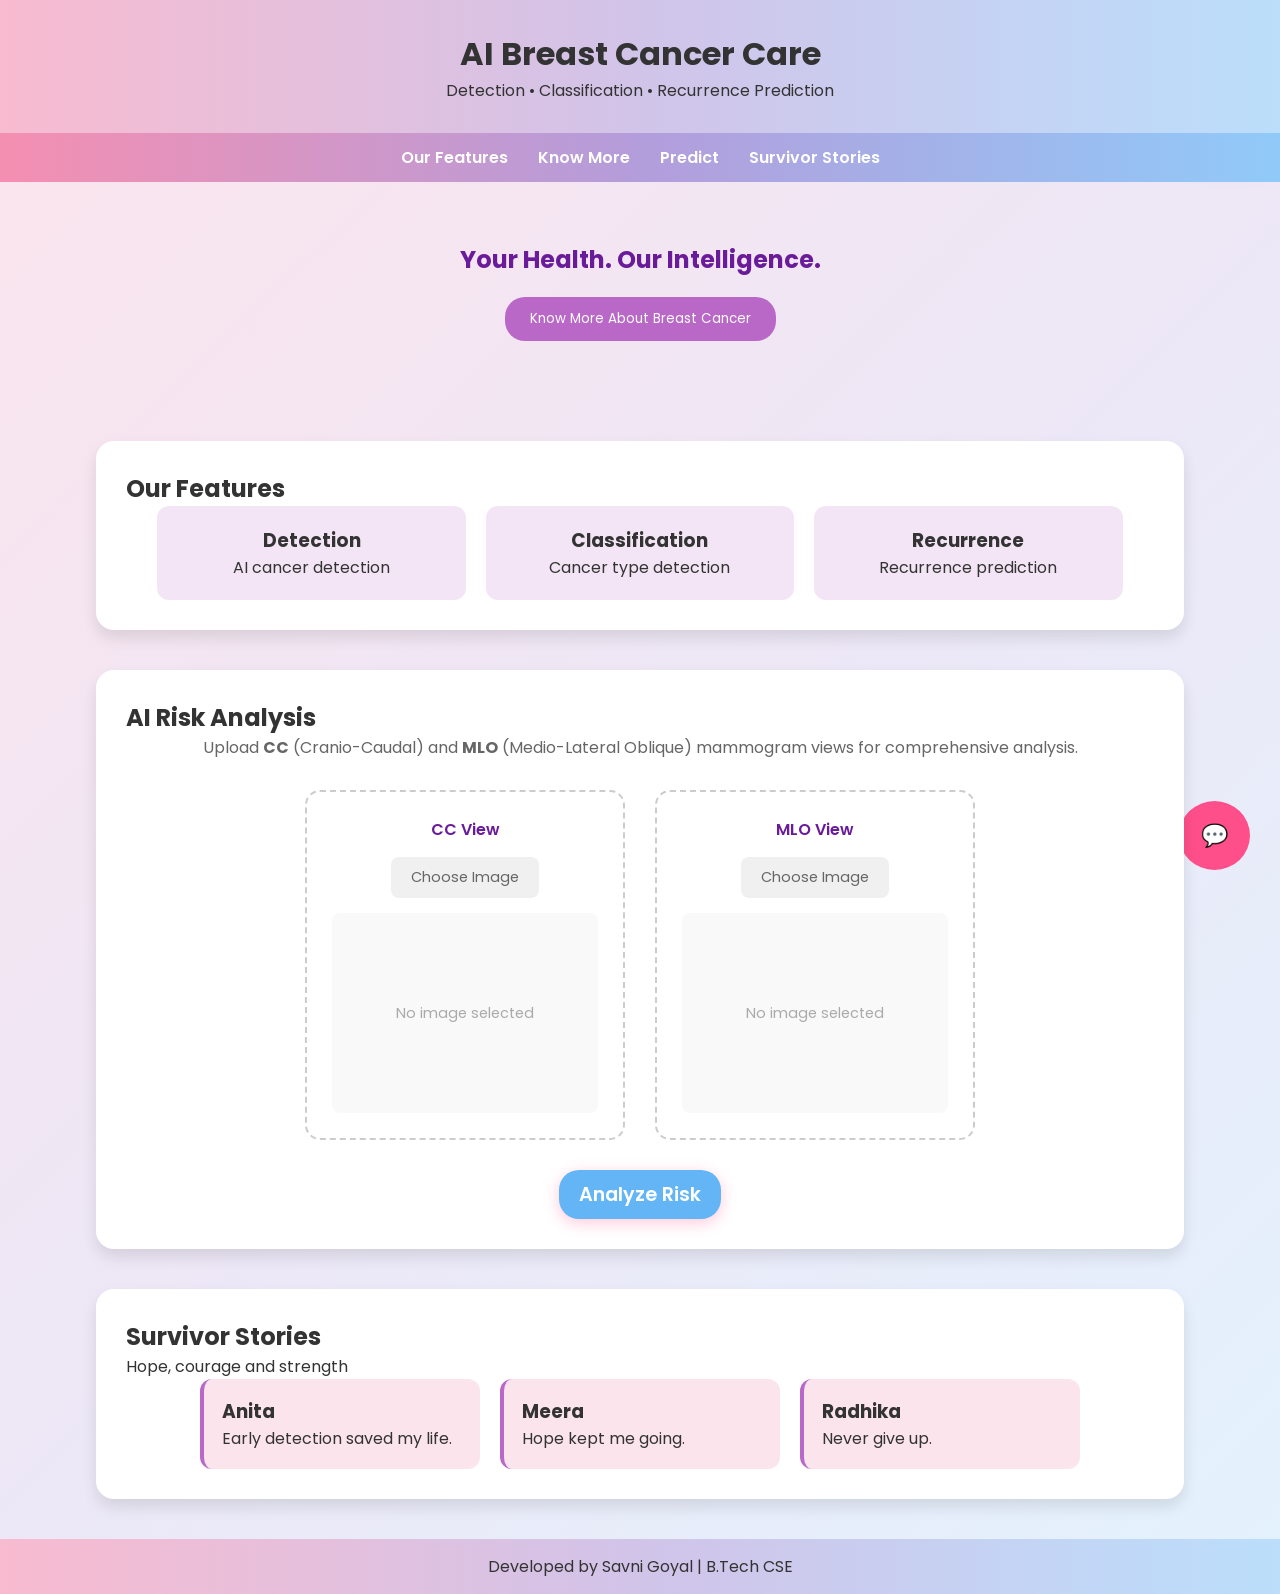
<file: index.html>
<!DOCTYPE html>
<html lang="en">

<head>
  <meta charset="UTF-8">
  <title>AI Breast Cancer Care</title>

  <link href="https://fonts.googleapis.com/css2?family=Poppins:wght@300;400;600&display=swap" rel="stylesheet">
  <link rel="stylesheet" href="style.css">
</head>

<body>

  <header>
    <div class="header-text">
      <h1>AI Breast Cancer Care</h1>
      <p>Detection • Classification • Recurrence Prediction</p>
    </div>
  </header>
  <!DOCTYPE html>
  <html>

  <head>
    <style>
      /* Chatbot Button */
      #chatBtn {
        position: fixed;
        bottom: 30px;
        right: 30px;
        background: #ff4f8b;
        color: white;
        border: none;
        padding: 18px 22px;
        border-radius: 50%;
        font-size: 22px;
        cursor: pointer;
      }

      /* Chatbot Box */
      #chatbot {
        display: none;
        position: fixed;
        bottom: 100px;
        right: 30px;
        width: 420px;
        height: 520px;
        background: #ffe4ee;
        border-radius: 20px;
        box-shadow: 0 8px 30px rgba(0, 0, 0, 0.25);
        <!-- This is an HTML comment -->
        font-family: Arial, sans-serif;
      }

      /* Header */
      #chatHeader {
        background: #ff4f8b;
        color: white;
        padding: 18px;
        font-size: 20px;
        border-top-left-radius: 20px;
        border-top-right-radius: 20px;
        text-align: center;
      }

      /* Chat Area */
      #chatlog {
        height: 360px;
        padding: 15px;
        overflow-y: auto;
        background: #fff0f6;
      }

      /* Messages */
      .user {
        background: #ff4f8b;
        color: white;
        padding: 10px 14px;
        border-radius: 14px;
        margin: 8px 0;
        width: fit-content;
        max-width: 80%;
      }

      .bot {
        background: white;
        color: #333;
        padding: 10px 14px;
        border-radius: 14px;
        margin: 8px 0;
        width: fit-content;
        max-width: 80%;
      }

      /* Input Area */
      #inputArea {
        display: flex;
        padding: 12px;
        background: #ffe4ee;
      }

      #userInput {
        flex: 1;
        padding: 10px;
        border-radius: 10px;
        border: none;
        font-size: 16px;
      }

      #sendBtn {
        margin-left: 10px;
        background: #ff4f8b;
        color: white;
        border: none;
        padding: 10px 16px;
        border-radius: 10px;
        font-size: 16px;
        cursor: pointer;
      }
    </style>
  </head>

  <body>

    <!-- Chat Button -->
    <button id="chatBtn" onclick="toggleChat()">💬</button>

    <!-- Chatbot -->
    <div id="chatbot">
      <div id="sparkles"></div>

      <div id="chatHeader">Breast Cancer Chatbot 💗</div>
      <div id="chatlog"></div>

      <div id="inputArea">
        <input id="userInput" placeholder="Ask about breast cancer..." />
        <button id="sendBtn" onclick="send()">Send</button>
      </div>
    </div>

    <script>
      function toggleChat() {
        let chat = document.getElementById("chatbot");
        chat.style.display = chat.style.display === "none" ? "block" : "none";
      }

      async function send() {
        let input = document.getElementById("userInput");
        let msg = input.value;
        if (!msg) return;

        let chatlog = document.getElementById("chatlog");

        let userMsg = document.createElement("div");
        userMsg.className = "user";
        userMsg.innerText = msg;
        chatlog.appendChild(userMsg);

        let res = await fetch("http://localhost:8080/chat");
        let data = await res.json();

        let botMsg = document.createElement("div");
        botMsg.className = "bot";
        botMsg.innerText = data.reply;
        chatlog.appendChild(botMsg);

        chatlog.scrollTop = chatlog.scrollHeight;
        input.value = "";
      }
      function createSparkle() {
        const sparkle = document.createElement("div");
        sparkle.className = "sparkle";

        const chatbot = document.getElementById("chatbot");
        const sparkles = document.getElementById("sparkles");

        sparkle.style.left = Math.random() * chatbot.offsetWidth + "px";
        sparkle.style.top = Math.random() * chatbot.offsetHeight + "px";

        sparkles.appendChild(sparkle);

        setTimeout(() => sparkle.remove(), 2000);
      }

      setInterval(() => {
        const chatbot = document.getElementById("chatbot");
        if (chatbot.style.display === "block") {
          createSparkle();
        }
      }, 300);

    </script>

  </body>

  </html>


  <nav>
    <a href="#features">Our Features</a>
    <a href="#info">Know More</a>
    <a href="#predict">Predict</a>
    <a href="#stories">Survivor Stories</a>
  </nav>

  <section class="hero">
    <h2>Your Health. Our Intelligence.</h2>
    <button onclick="toggleInfo()">Know More About Breast Cancer</button>
  </section>

  <section id="info" class="card hidden small-info">

    <h2>Know More About Breast Cancer</h2>

    <h3>Overview</h3>
    <p>
      Breast cancer is a disease in which abnormal cells in the breast grow uncontrollably and form a malignant tumor.
      These cells can invade nearby tissues and spread through the lymphatic system and bloodstream to distant organs.
      Although it mainly affects women, men can also develop breast cancer.
      Early detection greatly increases survival and treatment success.
    </p>

    <h3>Breast Anatomy</h3>
    <p>
      The breast consists of lobules that produce milk, ducts that carry milk to the nipple, fatty tissue that gives
      shape,
      connective tissue that provides support, and lymph nodes that fight infection.
      Most cancers start in the ducts or lobules and may spread to lymph nodes and vital organs.
    </p>

    <h3>Types of Breast Cancer</h3>
    <p>
      <b>DCIS</b> is a non-invasive form confined to milk ducts.
      <b>IDC</b> spreads beyond ducts into nearby tissue.
      <b>ILC</b> begins in lobules and spreads silently.
      <b>TNBC</b> lacks hormone receptors and is aggressive.
      <b>HER2-positive</b> cancer grows fast but responds to targeted therapy.
      <b>Inflammatory breast cancer</b> is rare, fast-growing, and causes swelling and redness.
    </p>

    <h3>Causes and Risk Factors</h3>
    <p>
      Breast cancer develops due to genetic, hormonal, and lifestyle factors.
      BRCA1 and BRCA2 gene mutations increase risk.
      Early menstruation, late menopause, hormone therapy, smoking, alcohol, obesity,
      poor diet, and lack of exercise also contribute.
    </p>

    <h3>Signs and Symptoms</h3>
    <p>
      A lump in the breast or underarm, changes in breast size or shape,
      skin dimpling, nipple discharge, breast pain, redness, or swelling.
      Early stages may have no symptoms, making screening essential.
    </p>

    <h3>Stages of Breast Cancer</h3>
    <p>
      Stage 0 is non-invasive.
      Stage I is localized.
      Stage II involves nearby lymph nodes.
      Stage III spreads to surrounding tissues or multiple nodes.
      Stage IV spreads to distant organs like lungs, liver, or bones.
    </p>

    <h3>Diagnosis</h3>
    <p>
      Diagnosis includes self-exams, clinical exams, mammograms, ultrasound,
      biopsy, and MRI to determine cancer type and stage.
    </p>

    <h3>Treatment Options</h3>
    <p>
      Treatment may include surgery, radiation therapy, chemotherapy,
      hormone therapy, targeted therapy, and immunotherapy depending on the case.
    </p>

    <h3>Prevention and Early Detection</h3>
    <p>
      Healthy lifestyle choices, avoiding tobacco and alcohol, maintaining weight,
      regular exercise, breastfeeding, and routine screening reduce risk.
    </p>

    <h3>Emotional and Social Impact</h3>
    <p>
      Breast cancer affects mental and emotional health.
      Support from family, friends, counselors, and survivor groups is essential.
    </p>

    <h3>Awareness and Hope</h3>
    <p>
      The pink ribbon represents hope.
      With early detection and modern treatments, many people live long, fulfilling lives.
    </p>

  </section>

  <section id="features" class="card">
    <h2>Our Features</h2>
    <div class="grid">
      <div class="box">
        <h3>Detection</h3>
        <p>AI cancer detection</p>
      </div>
      <div class="box">
        <h3>Classification</h3>
        <p>Cancer type detection</p>
      </div>
      <div class="box">
        <h3>Recurrence</h3>
        <p>Recurrence prediction</p>
      </div>
    </div>
  </section>

  <section id="predict" class="card">
    <h2><i class="fas fa-robot"></i> AI Risk Analysis</h2>
    <p style="text-align: center; margin-bottom: 30px; color: #666;">
      Upload <b>CC</b> (Cranio-Caudal) and <b>MLO</b> (Medio-Lateral Oblique) mammogram views for comprehensive
      analysis.
    </p>

    <div class="upload-container">
      <!-- CC Input -->
      <div class="upload-box">
        <label class="upload-label"><i class="fas fa-file-medical-alt"></i> CC View</label>
        <label for="ccInput" class="file-upload-btn"><i class="fas fa-cloud-upload-alt"></i> Choose Image</label>
        <input type="file" id="ccInput" class="custom-file-input" accept="image/*"
          onchange="previewImage(this, 'ccPreview', 'ccOverlay')">

        <div class="preview-container">
          <span style="color: #aaa; font-size: 0.9rem;" id="ccPlaceholder">No image selected</span>
          <img id="ccPreview" class="preview-img">
          <div id="ccOverlay"
            style="position: absolute; border: 4px solid #ff4f8b; box-shadow: 0 0 10px rgba(255, 79, 139, 0.5); display: none; pointer-events: none;">
          </div>
        </div>
      </div>

      <!-- MLO Input -->
      <div class="upload-box">
        <label class="upload-label"><i class="fas fa-file-medical-alt"></i> MLO View</label>
        <label for="mloInput" class="file-upload-btn"><i class="fas fa-cloud-upload-alt"></i> Choose Image</label>
        <input type="file" id="mloInput" class="custom-file-input" accept="image/*"
          onchange="previewImage(this, 'mloPreview', 'mloOverlay')">

        <div class="preview-container">
          <span style="color: #aaa; font-size: 0.9rem;" id="mloPlaceholder">No image selected</span>
          <img id="mloPreview" class="preview-img">
          <div id="mloOverlay"
            style="position: absolute; border: 4px solid #ff4f8b; box-shadow: 0 0 15px rgba(255, 79, 139, 0.8); display: none; pointer-events: none;">
          </div>
        </div>
      </div>
    </div>

    <button onclick="analyzeImages()" class="analyze-btn"><i class="fas fa-microchip"></i> Analyze Risk</button>

    <div id="loading" style="display: none; text-align: center; margin-top: 30px;">
      <i class="fas fa-spinner fa-spin" style="font-size: 40px; color: var(--primary-color);"></i>
      <p style="color: var(--primary-color); margin-top: 10px; font-weight: 500;">Analyzing mammograms... please wait...
      </p>
    </div>

    <div id="result" style="display: none;">
      <h3 style="color: var(--primary-dark); margin-top: 0; text-align: center;"><i class="fas fa-clipboard-check"></i>
        Analysis Report</h3>
      <div style="text-align: center; margin-top: 20px;">
        <p style="font-size: 1.4em;">Cancer Probability: <strong id="probScore"
            style="color: var(--primary-dark); font-size: 1.8em;">--</strong><span
            style="font-size: 1.2em; color: var(--primary-dark);">%</span></p>
        <p id="riskLevel"
          style="font-weight: 700; font-size: 1.2em; margin: 10px 0; padding: 10px; border-radius: 8px; display: inline-block;">
        </p>
        <p style="font-size: 0.95em; color: #777; margin-top: 20px; font-style: italic;">
          <i class="fas fa-exclamation-triangle"></i> Note: This result is generated by an AI model and is for
          educational/screening assistance only. It does NOT replace a professional medical diagnosis. Please consult a
          doctor.
        </p>
      </div>

      <div id="analysisSection" style="display: none; margin-top: 24px; padding: 18px; border-radius: 14px; background: linear-gradient(135deg, #fff7fb, #f8fbff); border: 1px solid rgba(255, 79, 139, 0.15);">
        <h4 style="margin: 0 0 12px 0; color: var(--primary-dark);">Why this percentage was shown</h4>
        <p id="analysisBasis" style="margin: 0; color: #4a4a4a; line-height: 1.6;"></p>
        <p id="scoreReason" style="margin: 12px 0 0 0; color: #4a4a4a; line-height: 1.6;"></p>
        <div style="display: flex; gap: 12px; flex-wrap: wrap; margin-top: 16px;">
          <div class="analysis-pill">Selected crop: <strong id="selectedCrop">--</strong></div>
          <div class="analysis-pill">Focus area: <strong id="bboxSummary">--</strong></div>
        </div>
        <div id="cropBreakdown" style="margin-top: 16px;"></div>
        <div id="shapBreakdown" style="margin-top: 16px;"></div>
      </div>

      <!-- Demo Video Container -->
      <div id="demoVideoContainer" style="display: none; text-align: center; margin-top: 20px;">
        <p style="color: #ef6c00; font-weight: bold; margin-bottom: 10px;">Backend Unavailable - Showing Demo Analysis
        </p>
        <video id="demoVideo" width="100%" controls
          style="border-radius: 10px; box-shadow: 0 4px 15px rgba(0,0,0,0.1);">
          <source src="demo_analysis.mp4" type="video/mp4">
          Your browser does not support the video tag.
        </video>
      </div>
    </div>
  </section>

  <section id="stories" class="card">
    <h2>Survivor Stories</h2>
    <p class="story-intro">Hope, courage and strength</p>
    <div class="story-grid">
      <div class="story-box">
        <h3>Anita</h3>
        <p>Early detection saved my life.</p>
      </div>
      <div class="story-box">
        <h3>Meera</h3>
        <p>Hope kept me going.</p>
      </div>
      <div class="story-box">
        <h3>Radhika</h3>
        <p>Never give up.</p>
      </div>
    </div>
  </section>

  <footer>
    <p>Developed by Savni Goyal | B.Tech CSE</p>
  </footer>

  <!-- Lightbox Modal -->
  <div id="lightbox" onclick="closeLightbox()"
    style="display: none; position: fixed; top: 0; left: 0; width: 100%; height: 100%; background: rgba(0,0,0,0.9); justify-content: center; align-items: center; z-index: 2000;">
    <span
      style="position: absolute; top: 20px; right: 30px; font-size: 40px; color: white; cursor: pointer;">&times;</span>
    <div style="position: relative; max-width: 90%; max-height: 90%;">
      <img id="lightboxImg"
        style="width: 100%; height: 100%; object-fit: contain; border-radius: 8px; box-shadow: 0 0 20px rgba(255,255,255,0.2);">
      <div id="lightboxOverlay"
        style="position: absolute; border: 4px solid #ff4f8b; box-shadow: 0 0 20px rgba(255, 79, 139, 1); display: none; pointer-events: none;">
      </div>
    </div>
  </div>

  <script>
    function toggleInfo() {
      document.getElementById("info").classList.toggle("hidden");
    }

    function initMicroAnimations() {
      const animatedNodes = document.querySelectorAll('.card, .upload-box, .story-box, .hero');
      animatedNodes.forEach(node => node.classList.add('anim-in'));

      if (!('IntersectionObserver' in window)) {
        animatedNodes.forEach(node => node.classList.add('in-view'));
        return;
      }

      const observer = new IntersectionObserver((entries, obs) => {
        entries.forEach(entry => {
          if (entry.isIntersecting) {
            entry.target.classList.add('in-view');
            obs.unobserve(entry.target);
          }
        });
      }, { threshold: 0.12 });

      animatedNodes.forEach(node => observer.observe(node));
    }

    document.addEventListener('DOMContentLoaded', initMicroAnimations);

    // Image Preview Logic
    function previewImage(input, imgId, overlayId) {
      const file = input.files[0];
      const placeholderId = imgId.replace('Preview', 'Placeholder');
      const placeholder = document.getElementById(placeholderId);

      if (file) {
        const reader = new FileReader();
        reader.onload = function (e) {
          const img = document.getElementById(imgId);
          img.src = e.target.result;
          img.style.display = 'block';

          // Enable Lightbox
          img.style.cursor = 'zoom-in';
          img.onclick = function () { openLightbox(this.src); };

          if (placeholder) placeholder.style.display = 'none';
          if (overlayId) {
            const overlay = document.getElementById(overlayId);
            if (overlay) overlay.style.display = 'none'; // hide overlay on new upload
          }
        }
        reader.readAsDataURL(file);
      }
    }

    async function analyzeImages() {
      const ccInput = document.getElementById('ccInput');
      const mloInput = document.getElementById('mloInput');
      const loading = document.getElementById('loading');
      const resultDiv = document.getElementById('result');
      const probScore = document.getElementById('probScore');
      const riskLevel = document.getElementById('riskLevel');
      const analysisSection = document.getElementById('analysisSection');
      const analysisBasis = document.getElementById('analysisBasis');
      const scoreReason = document.getElementById('scoreReason');
      const selectedCrop = document.getElementById('selectedCrop');
      const bboxSummary = document.getElementById('bboxSummary');
      const cropBreakdown = document.getElementById('cropBreakdown');
      const shapBreakdown = document.getElementById('shapBreakdown');
      const ccOverlay = document.getElementById('ccOverlay');
      const ccPreview = document.getElementById('ccPreview');

      function formatBBoxSummary(bbox) {
        if (!bbox || bbox.length !== 4) return 'Not available';

        const [cx, cy, bw, bh] = bbox;
        return `center ${ (cx * 100).toFixed(1) }%, ${ (cy * 100).toFixed(1) }%, box ${ (bw * 100).toFixed(1) }% × ${ (bh * 100).toFixed(1) }%`;
      }

      function toFriendlyCrop(label) {
        const map = {
          'Top-Left': 'top-left area',
          'Top-Right': 'top-right area',
          'Bottom-Left': 'bottom-left area',
          'Bottom-Right': 'bottom-right area',
          'Center': 'center area'
        };
        return map[label] || 'selected area';
      }

      function buildScoreReason(cropScores, selectedLabel) {
        if (!Array.isArray(cropScores) || cropScores.length === 0) {
          return 'This percentage is the AI confidence score for the area that looked most suspicious.';
        }

        const sortedScores = [...cropScores].sort((left, right) => right.probability - left.probability);
        const best = sortedScores[0];
        const secondBest = sortedScores[1];
        const bestPercent = (best.probability * 100).toFixed(2);
        const bestArea = toFriendlyCrop(selectedLabel || best.crop);

        if (!secondBest) {
          return `The AI gave ${bestPercent}% because the ${bestArea} had the strongest warning pattern.`;
        }

        const secondPercent = (secondBest.probability * 100).toFixed(2);
        const gap = ((best.probability - secondBest.probability) * 100).toFixed(2);
        const nextArea = toFriendlyCrop(secondBest.crop);

        return `The AI checked 5 areas and picked the ${bestArea} because it had the highest score (${bestPercent}%). The next highest was the ${nextArea} (${secondPercent}%), so the selected area was ahead by ${gap}%.`;
      }

      if (!ccInput.files[0] || !mloInput.files[0]) {
        alert("Please upload both CC and MLO view images.");
        return;
      }

      // Show loading
      loading.style.display = 'block';
      resultDiv.style.display = 'none';
      document.getElementById('probScore').parentElement.style.display = 'block';
      document.getElementById('riskLevel').style.display = 'inline-block';
      analysisSection.style.display = 'none';
      scoreReason.innerText = '';
      cropBreakdown.innerHTML = '';
      shapBreakdown.innerHTML = '';
      document.getElementById('demoVideoContainer').style.display = 'none';
      ccOverlay.style.display = 'none';
      if (document.getElementById('mloOverlay')) document.getElementById('mloOverlay').style.display = 'none';

      const formData = new FormData();
      formData.append('cc', ccInput.files[0]);
      formData.append('mlo', mloInput.files[0]);

      try {
        // Use absolute URL for local development to support Live Server (port 5500) -> Backend (port 5000)
        const API_URL = window.location.hostname === 'localhost' || window.location.hostname === '127.0.0.1'
          ? 'http://127.0.0.1:5000/predict'
          : '/predict'; // Relative path for production

        const response = await fetch(API_URL, {
          method: 'POST',
          body: formData
        });

        const data = await response.json();
        loading.style.display = 'none';

        if (response.ok) {
          const probability = (data.probability * 100).toFixed(2);
          probScore.innerText = probability;
          analysisSection.style.display = 'block';
          const selectedArea = toFriendlyCrop(data.selected_crop_label);
          const selectedView = data.selected_view || 'selected';
          analysisBasis.innerText = `The AI checked both scans and found the strongest warning signs in the ${selectedView} image, mainly in the ${selectedArea}.`;
          selectedCrop.innerText = `${selectedView} - ${selectedArea}`;
          bboxSummary.innerText = formatBBoxSummary(data.bbox);
          scoreReason.innerText = buildScoreReason(data.crop_scores, data.selected_crop_label);

          if (Array.isArray(data.evidence) && data.evidence.length) {
            scoreReason.innerText += ` Key data: ${data.evidence.join(' | ')}`;
          }

          if (data.shap_summary && Array.isArray(data.shap_summary.top_features)) {
            const topFeatures = data.shap_summary.top_features.slice(0, 10);
            const maxImpact = Math.max(...topFeatures.map(item => Math.abs(Number(item.contribution) || 0)), 1e-6);

            shapBreakdown.innerHTML = `
              <h5 style="margin: 0 0 10px 0; color: var(--primary-dark);">Top 10 parameters (filled bars)</h5>
              <div style="display: grid; gap: 10px;">
                ${topFeatures.map(item => {
                  const impact = Math.abs(Number(item.contribution) || 0);
                  const width = Math.max(6, (impact / maxImpact) * 100);
                  const val = Number(item.value).toFixed(3);
                  const positive = item.direction === 'increase_risk';
                  return `
                    <div class="shap-row">
                      <div class="shap-row-header">
                        <span class="shap-feature">${item.feature}</span>
                        <span class="shap-value">${val}</span>
                      </div>
                      <div class="shap-track">
                        <div class="shap-fill ${positive ? 'shap-fill-risk' : 'shap-fill-protect'}" style="width:${width}%;"></div>
                      </div>
                    </div>
                  `;
                }).join('')}
              </div>
            `;
          } else {
            shapBreakdown.innerHTML = '';
          }

          const cropScores = Array.isArray(data.crop_scores) ? data.crop_scores : [];
          if (cropScores.length) {
            cropBreakdown.innerHTML = `
              <h5 style="margin: 0 0 10px 0; color: var(--primary-dark);">How each area scored</h5>
              <div style="display: grid; gap: 8px;">
                ${cropScores.map(item => {
                  const score = (item.probability * 100).toFixed(2);
                  const active = item.crop === (data.selected_crop_label || '');
                  return `<div style="display:flex; justify-content:space-between; gap:12px; padding:10px 12px; border-radius:10px; background:${active ? 'rgba(255, 79, 139, 0.10)' : '#ffffff'}; border:1px solid ${active ? 'rgba(255, 79, 139, 0.20)' : 'rgba(0,0,0,0.06)'};">
                    <span style="font-weight:${active ? '700' : '500'}; color:#4a4a4a;">${toFriendlyCrop(item.crop)}</span>
                    <span style="font-weight:700; color:var(--primary-dark);">${score}%</span>
                  </div>`;
                }).join('')}
              </div>
            `;
          } else {
            cropBreakdown.innerHTML = '';
          }

          let riskText = "";
          let color = "";
          let bg = "";

          if (probability < 20) {
            riskText = "Low Risk";
            color = "#2e7d32"; // Dark Green
            bg = "#e8f5e9";
          } else if (probability < 60) {
            riskText = "Moderate Risk (Consultation Recommended)";
            color = "#ef6c00"; // Orange
            bg = "#fff3e0";
          } else {
            riskText = "High Risk (Immediate Attention Required)";
            color = "#c62828"; // Red
            bg = "#ffebee";
          }

          riskLevel.innerText = riskText;
          riskLevel.style.color = color;
          riskLevel.style.backgroundColor = bg;

          resultDiv.style.display = 'block';
          // Scroll to result with a slight delay to ensure layout update
          setTimeout(() => {
            resultDiv.scrollIntoView({ behavior: 'smooth', block: 'center' });
          }, 100);

          // Helper function to draw box
          function drawBox(bbox, previewElement, overlayElement, isHighRisk) {
            // Only draw if we have a bbox AND it's not a "safe" result
            if (bbox && previewElement.clientWidth > 0 && isHighRisk) {
              let [cx, cy, bw, bh] = bbox;
              const w = previewElement.clientWidth;
              const h = previewElement.clientHeight;

              // 1. Enlarge box by 20% for better context
              bw *= 1.2;
              bh *= 1.2;

              // Calculate normalized top-left and bottom-right
              let x1 = cx - bw / 2;
              let y1 = cy - bh / 2;
              let x2 = cx + bw / 2;
              let y2 = cy + bh / 2;

              // 2. Clamp to [0, 1] with slight padding (0.5%) to avoid touching edges
              const GAP = 0.005;
              x1 = Math.max(GAP, x1);
              y1 = Math.max(GAP, y1);
              x2 = Math.min(1 - GAP, x2);
              y2 = Math.min(1 - GAP, y2);

              // Calculate pixel dimensions from clamped values
              const boxWidth = (x2 - x1) * w;
              const boxHeight = (y2 - y1) * h;

              // Position relative to CONTAINER (Image Offset + Box Start)
              const left = previewElement.offsetLeft + (x1 * w);
              const top = previewElement.offsetTop + (y1 * h);

              overlayElement.style.left = `${left}px`;
              overlayElement.style.top = `${top}px`;
              overlayElement.style.width = `${boxWidth}px`;
              overlayElement.style.height = `${boxHeight}px`;

              overlayElement.style.border = '4px solid #ff4f8b';
              overlayElement.style.boxShadow = '0 0 15px rgba(255, 79, 139, 0.8)';
              overlayElement.style.display = 'block';
            } else {
              overlayElement.style.display = 'none';
            }
          }

          const isHighRisk = probability >= 20;

          // Draw Bounding Box on CC View
          drawBox(data.bbox, ccPreview, ccOverlay, isHighRisk);

          // Draw Bounding Box on MLO View
          if (data.bbox) {
            const mloPreview = document.getElementById('mloPreview');
            const mloOverlay = document.getElementById('mloOverlay');
            drawBox(data.bbox, mloPreview, mloOverlay, isHighRisk);

            // Update Lightbox OnClick to include BBox ONLY if High Risk
            const bboxForLightbox = isHighRisk ? data.bbox : null;
            ccPreview.onclick = function () { openLightbox(this.src, bboxForLightbox); };
            mloPreview.onclick = function () { openLightbox(this.src, bboxForLightbox); };
          }
        } else {
          alert("Error: " + (data.error || "Unknown error occurred"));
        }
      } catch (error) {
        loading.style.display = 'none';
        console.error("Backend connection failed:", error);

        // Fallback to Demo Video
        resultDiv.style.display = 'block';

        // Hide standard results
        document.getElementById('probScore').parentElement.style.display = 'none';
        document.getElementById('riskLevel').style.display = 'none';
        analysisSection.style.display = 'none';
        scoreReason.innerText = '';
        cropBreakdown.innerHTML = '';
        shapBreakdown.innerHTML = '';

        // Show Demo Video
        const demoContainer = document.getElementById('demoVideoContainer');
        demoContainer.style.display = 'block';

        // Scroll to result
        setTimeout(() => {
          resultDiv.scrollIntoView({ behavior: 'smooth', block: 'center' });
        }, 100);
      }
    }

    // Lightbox Logic
    function openLightbox(imgSrc, bbox) {
      if (imgSrc) {
        const lightbox = document.getElementById('lightbox');
        const lightboxImg = document.getElementById('lightboxImg');
        const overlay = document.getElementById('lightboxOverlay');

        lightboxImg.src = imgSrc;
        lightbox.style.display = 'flex';

        // Reset overlay
        overlay.style.display = 'none';

        if (bbox) {
          // Wait for image to load to get dimensions
          lightboxImg.onload = function () {
            const w = lightboxImg.clientWidth;
            const h = lightboxImg.clientHeight;

            // bbox is [cx, cy, w, h] normalized
            let [cx, cy, bw, bh] = bbox;

            // 1. Enlarge box by 20%
            bw *= 1.2;
            bh *= 1.2;

            // Calculate normalized top-left and bottom-right
            let x1 = cx - bw / 2;
            let y1 = cy - bh / 2;
            let x2 = cx + bw / 2;
            let y2 = cy + bh / 2;

            // 2. Clamp with padding
            const GAP = 0.005;
            x1 = Math.max(GAP, x1);
            y1 = Math.max(GAP, y1);
            x2 = Math.min(1 - GAP, x2);
            y2 = Math.min(1 - GAP, y2);

            const boxWidth = (x2 - x1) * w;
            const boxHeight = (y2 - y1) * h;

            const left = (x1 * w);
            const top = (y1 * h);

            overlay.style.left = `${left}px`;
            overlay.style.top = `${top}px`;
            overlay.style.width = `${boxWidth}px`;
            overlay.style.height = `${boxHeight}px`;
            overlay.style.display = 'block';
          }
        } else {
          lightboxImg.onload = null;
        }
      }
    }

    function closeLightbox() {
      document.getElementById('lightbox').style.display = 'none';
      document.getElementById('lightboxOverlay').style.display = 'none';
    }
  </script>

</body>

</html>
</file>
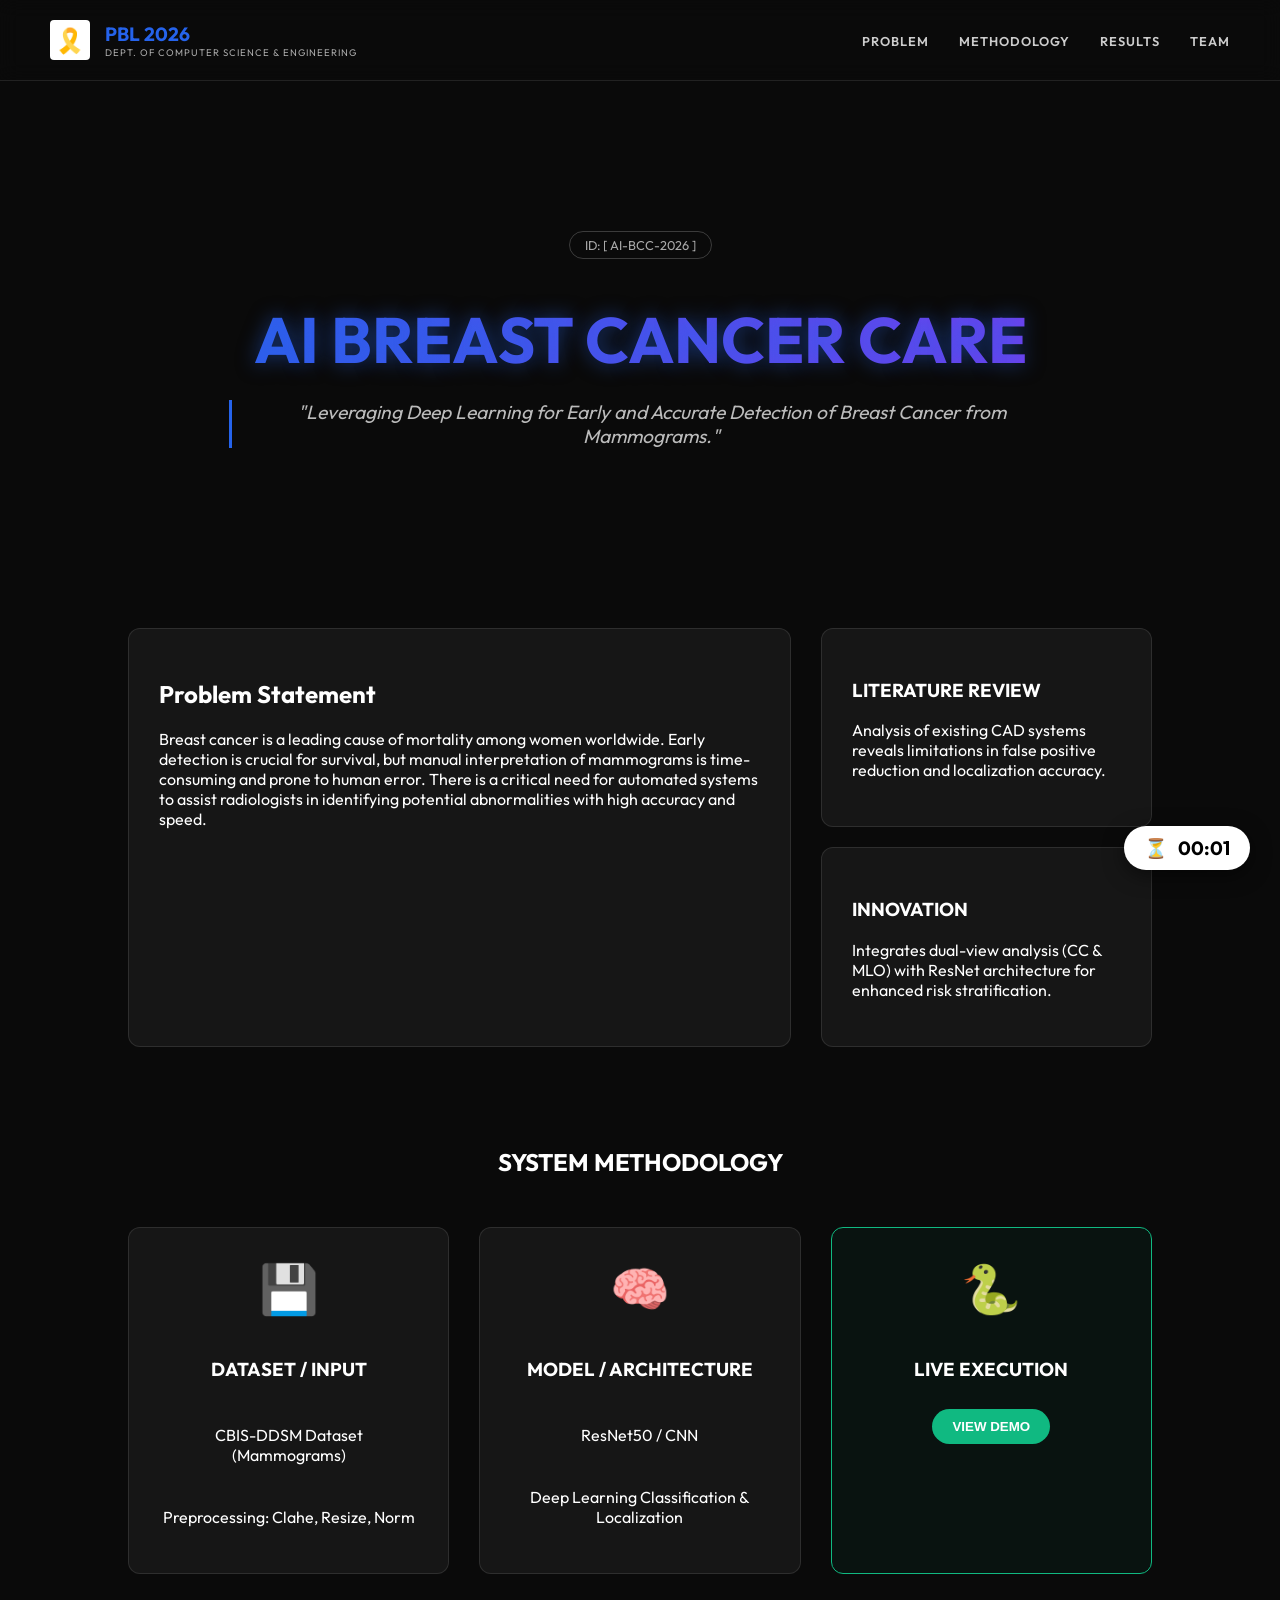
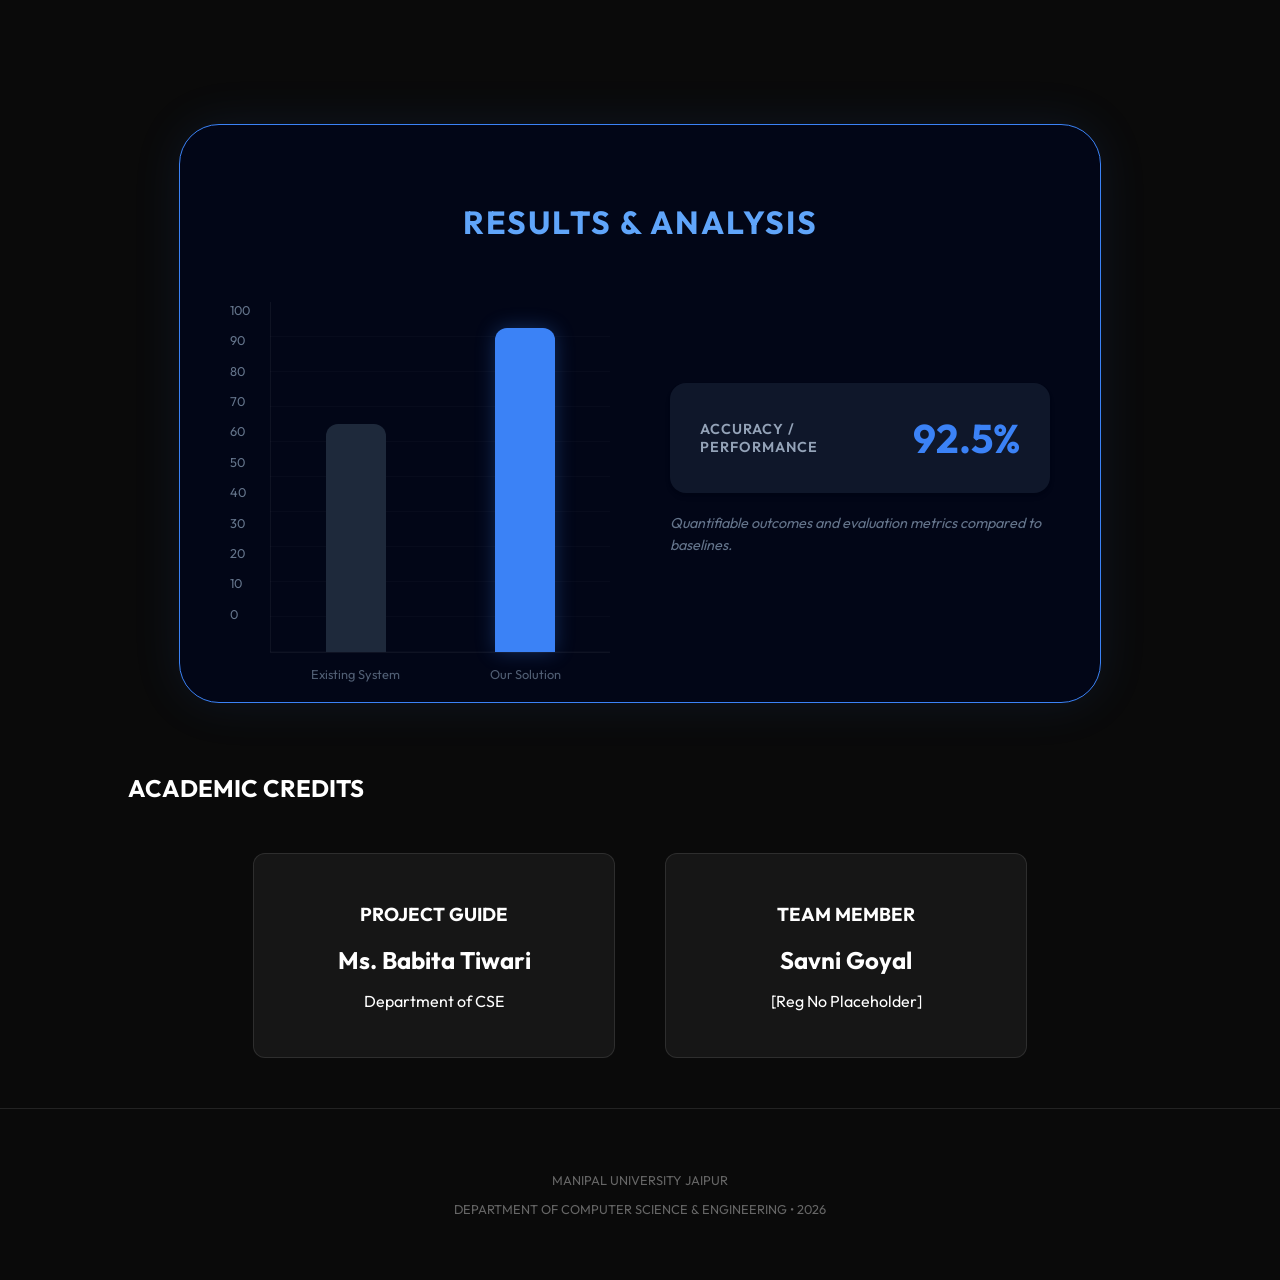
<file: WEBPAGE/index.html>
<!DOCTYPE html>
<html lang="en">

<head>
    <meta charset="UTF-8">
    <meta name="viewport" content="width=device-width, initial-scale=1.0">
    <title>AI Breast Cancer Care</title>
    <link rel="stylesheet" href="style.css">
    <link href="https://fonts.googleapis.com/css2?family=Outfit:wght@300;400;600;700&display=swap" rel="stylesheet">
</head>

<body>
    <header>
        <div class="logo-container">
            <div class="logo-box">
                <span class="logo-icon">🎗️</span>
            </div>
            <div class="logo-text">
                <h1>PBL 2026</h1>
                <p>DEPT. OF COMPUTER SCIENCE & ENGINEERING</p>
            </div>
        </div>
        <nav>
            <ul>
                <li><a href="#problem">PROBLEM</a></li>
                <li><a href="#methodology">METHODOLOGY</a></li>
                <li><a href="#results">RESULTS</a></li>
                <li><a href="#team">TEAM</a></li>
            </ul>
        </nav>
    </header>

    <main>
        <section id="hero" class="hero-section">
            <div class="id-tag">ID: [ AI-BCC-2026 ]</div>
            <h1 class="project-title">AI BREAST CANCER CARE</h1>
            <p class="hypothesis">
                "Leveraging Deep Learning for Early and Accurate Detection of Breast Cancer from Mammograms."
            </p>
        </section>

        <section id="problem" class="content-section">
            <div class="card problem-card hidden">
                <h2>Problem Statement</h2>
                <p>
                    Breast cancer is a leading cause of mortality among women worldwide. Early detection is crucial for
                    survival, but manual interpretation of mammograms is time-consuming and prone to human error. There
                    is a critical need for automated systems to assist radiologists in identifying potential
                    abnormalities with high accuracy and speed.
                </p>
            </div>
            <div class="side-cards">
                <div class="card small-card hidden">
                    <h3>LITERATURE REVIEW</h3>
                    <p>Analysis of existing CAD systems reveals limitations in false positive reduction and localization
                        accuracy.</p>
                </div>
                <div class="card small-card hidden">
                    <h3>INNOVATION</h3>
                    <p>Integrates dual-view analysis (CC & MLO) with ResNet architecture for enhanced risk
                        stratification.</p>
                </div>
            </div>
        </section>

        <section id="methodology" class="methodology-section">
            <h2 class="section-title">SYSTEM METHODOLOGY</h2>
            <div class="methodology-grid">
                <div class="card method-card hidden">
                    <div class="icon">💾</div>
                    <h3>DATASET / INPUT</h3>
                    <p>CBIS-DDSM Dataset (Mammograms)</p>
                    <p>Preprocessing: Clahe, Resize, Norm</p>
                </div>
                <div class="card method-card hidden">
                    <div class="icon">🧠</div>
                    <h3>MODEL / ARCHITECTURE</h3>
                    <p>ResNet50 / CNN</p>
                    <p>Deep Learning Classification & Localization</p>
                </div>
                <div class="card method-card active-card hidden">
                    <div class="icon">🐍</div>
                    <h3>LIVE EXECUTION</h3>
                    <button class="demo-btn">VIEW DEMO</button>
                </div>
            </div>
        </section>

        <section id="results" class="results-section">
            <div class="results-container hidden">
                <h2 class="section-title">RESULTS & ANALYSIS</h2>
                <div class="content-wrapper">
                    <div class="chart-area">
                        <div class="y-axis">
                            <span>100</span><span>90</span><span>80</span><span>70</span><span>60</span>
                            <span>50</span><span>40</span><span>30</span><span>20</span><span>10</span><span>0</span>
                        </div>
                        <div class="bars-container">
                            <div class="bar-wrapper">
                                <div class="bar existing"></div>
                                <span class="bar-label">Existing System</span>
                            </div>
                            <div class="bar-wrapper">
                                <div class="bar proposed"></div>
                                <span class="bar-label">Our Solution</span>
                            </div>
                        </div>
                    </div>
                    <div class="metrics-panel">
                        <div class="metric-card">
                            <h3>ACCURACY / PERFORMANCE</h3>
                            <div class="score">92.5%</div>
                        </div>
                        <p class="metric-description">Quantifiable outcomes and evaluation metrics compared to
                            baselines.</p>
                    </div>
                </div>
            </div>
        </section>

        <section id="team" class="team-section">
            <h2 class="section-title">ACADEMIC CREDITS</h2>
            <div class="team-grid">
                <div class="card team-card hidden">
                    <h3>PROJECT GUIDE</h3>
                    <div class="name"> Ms. Babita Tiwari</div>
                    <p>Department of CSE</p>
                </div>
                <div class="card team-card hidden">
                    <h3>TEAM MEMBER</h3>
                    <div class="name">Savni Goyal</div>
                    <p>[Reg No Placeholder]</p>
                </div>
            </div>
        </section>
    </main>

    <footer>
        <p>MANIPAL UNIVERSITY JAIPUR</p>
        <p>DEPARTMENT OF COMPUTER SCIENCE & ENGINEERING • 2026</p>
    </footer>

    <div class="timer-widget">
        <span class="hourglass">⏳</span>
        <span id="timer">00:00</span>
    </div>

    <script src="script.js"></script>
</body>

</html>
</file>
<file: style.css>
* {
  margin: 0;
  padding: 0;
  box-sizing: border-box;
  font-family: 'Poppins', sans-serif;
  /* This is a CSS comment */
}

body {
  background: linear-gradient(135deg, #fce4ec, #ede7f6, #e3f2fd);
  color: #333;
}

/* Subtle ambient motion to keep the background alive */
body::before {
  content: "";
  position: fixed;
  inset: -15% -10% auto auto;
  width: 340px;
  height: 340px;
  background: radial-gradient(circle, rgba(255, 79, 139, 0.12), transparent 65%);
  pointer-events: none;
  z-index: 0;
  animation: driftBlob 14s ease-in-out infinite;
}

header,
nav,
.hero,
.card,
footer {
  position: relative;
  z-index: 1;
}

header {
  background: linear-gradient(90deg, #f8bbd0, #d1c4e9, #bbdefb);
  text-align: center;
  padding: 30px;
}

nav {
  background: linear-gradient(90deg, #f48fb1, #b39ddb, #90caf9);
  display: flex;
  justify-content: center;
  gap: 30px;
  padding: 12px;
}

nav a {
  color: white;
  text-decoration: none;
  font-weight: 600;
  position: relative;
}

nav a::after {
  content: "";
  position: absolute;
  left: 0;
  bottom: -4px;
  width: 100%;
  height: 2px;
  background: rgba(255, 255, 255, 0.9);
  transform: scaleX(0);
  transform-origin: left;
  transition: transform 0.25s ease;
}

nav a:hover::after {
  transform: scaleX(1);
}

.hero {
  text-align: center;
  padding: 60px 20px;
}

.hero h2 {
  color: #6a1b9a;
  margin-bottom: 20px;
}

.hero button {
  background: #ba68c8;
  color: white;
  border: none;
  padding: 12px 25px;
  border-radius: 20px;
  animation: softPulse 2.6s ease-in-out infinite;
}

.card {
  background: white;
  margin: 40px auto;
  padding: 30px;
  width: 85%;
  border-radius: 18px;
  box-shadow: 0 8px 15px rgba(0, 0, 0, 0.1);
}

.anim-in {
  opacity: 0;
  transform: translateY(18px);
  transition: opacity 0.55s ease, transform 0.55s ease;
}

.anim-in.in-view {
  opacity: 1;
  transform: translateY(0);
}

.hidden {
  display: none;
}

.grid {
  display: flex;
  gap: 20px;
  justify-content: center;
}

.box {
  background: #f3e5f5;
  padding: 20px;
  border-radius: 12px;
  width: 30%;
  text-align: center;
}

#predict button {
  background: #64b5f6;
  color: white;
  border: none;
  padding: 10px 20px;
  border-radius: 20px;
}

.story-grid {
  display: flex;
  gap: 20px;
  justify-content: center;
  flex-wrap: wrap;
}

.story-box {
  background: #fce4ec;
  border-left: 4px solid #ba68c8;
  padding: 18px;
  width: 280px;
  border-radius: 12px;
}

footer {
  text-align: center;
  padding: 15px;
  background: linear-gradient(90deg, #f8bbd0, #d1c4e9, #bbdefb);
}

@keyframes float {
  0% {
    transform: translateY(0px);
  }

  50% {
    transform: translateY(-10px);
  }

  100% {
    transform: translateY(0px);
  }
}

#chatBtn {
  animation: float 2s ease-in-out infinite;
}

/* Sparkle effect */
.sparkle {
  position: absolute;
  width: 6px;
  height: 6px;
  background: radial-gradient(circle, #ff4f8b 40%, transparent 60%);
  border-radius: 50%;
  animation: sparkle 2s infinite ease-in-out;
  opacity: 0.8;
}

@keyframes sparkle {
  0% {
    transform: scale(0.5);
    opacity: 0;
  }

  50% {
    transform: scale(1.2);
    opacity: 1;
  }

  100% {
    transform: scale(0.5);
    opacity: 0;
  }
}



/* Upload Section */
.upload-container {
  display: flex;
  gap: 30px;
  justify-content: center;
  flex-wrap: wrap;
  margin-bottom: 30px;
}

.upload-box {
  background: white;
  padding: 25px;
  border-radius: 15px;
  text-align: center;
  width: 320px;
  border: 2px dashed #ccc;
  transition: all 0.3s ease;
  position: relative;
}

.upload-box:hover {
  border-color: #ff4f8b;
  background: #fff5f8;
}

.upload-label {
  display: block;
  margin-bottom: 15px;
  font-weight: 600;
  color: #6a1b9a;
}

.custom-file-input {
  display: none;
}

.file-upload-btn {
  display: inline-block;
  background: #f0f0f0;
  padding: 10px 20px;
  border-radius: 8px;
  cursor: pointer;
  color: #666;
  font-size: 0.9rem;
  transition: all 0.3s ease;
}

.file-upload-btn:hover {
  background: #e0e0e0;
  color: #333;
}

.preview-container {
  margin-top: 15px;
  position: relative;
  min-height: 200px;
  display: flex;
  align-items: center;
  justify-content: center;
  background: #f9f9f9;
  border-radius: 8px;
  overflow: hidden;
}

.preview-img {
  max-width: 100%;
  max-height: 200px;
  display: none;
  border-radius: 4px;
}

.analyze-btn {
  background: #ff4f8b;
  color: white;
  border: none;
  padding: 15px 40px;
  border-radius: 30px;
  font-size: 1.2rem;
  font-weight: 600;
  cursor: pointer;
  display: block;
  margin: 0 auto;
  transition: all 0.3s ease;
  box-shadow: 0 4px 15px rgba(255, 79, 139, 0.3);
  animation: softPulse 2.2s ease-in-out infinite;
}

.analyze-btn:hover {
  background: #c2185b;
  transform: translateY(-2px);
  box-shadow: 0 6px 20px rgba(255, 79, 139, 0.5);
}

/* Result Section */
#result {
  margin-top: 40px;
  padding: 30px 20px;
  background: white;
  border-radius: 15px;
  border-top: 5px solid #ff4f8b;
  box-shadow: 0 10px 25px rgba(0, 0, 0, 0.05);
  animation: slideUp 0.5s ease-out;
}

.analysis-pill {
  padding: 10px 14px;
  border-radius: 999px;
  background: rgba(255, 79, 139, 0.08);
  color: #4a4a4a;
  border: 1px solid rgba(255, 79, 139, 0.15);
  font-size: 0.95rem;
  animation: liftFade 0.45s ease-out both;
}

.shap-row {
  padding: 8px 10px;
  border-radius: 10px;
  background: rgba(255, 255, 255, 0.9);
  border: 1px solid rgba(0, 0, 0, 0.06);
}

.shap-row-header {
  display: flex;
  justify-content: space-between;
  gap: 12px;
  margin-bottom: 6px;
}

.shap-feature {
  font-size: 0.9rem;
  color: #4a4a4a;
  font-weight: 600;
}

.shap-value {
  font-size: 0.85rem;
  color: #666;
  font-weight: 500;
}

.shap-track {
  width: 100%;
  height: 10px;
  border-radius: 999px;
  background: #f0f2f6;
  overflow: hidden;
}

.shap-fill {
  height: 100%;
  border-radius: 999px;
  transform-origin: left center;
  animation: shapFillGrow 0.75s ease-out both;
}

.shap-fill-risk {
  background: linear-gradient(90deg, #ff8cab, #ff4f8b);
}

.shap-fill-protect {
  background: linear-gradient(90deg, #80c6ff, #4a90e2);
}

@keyframes shapFillGrow {
  from {
    transform: scaleX(0);
  }

  to {
    transform: scaleX(1);
  }
}

@keyframes softPulse {
  0%,
  100% {
    transform: translateY(0);
    box-shadow: 0 4px 15px rgba(255, 79, 139, 0.3);
  }

  50% {
    transform: translateY(-1px);
    box-shadow: 0 7px 18px rgba(255, 79, 139, 0.4);
  }
}

@keyframes driftBlob {
  0%,
  100% {
    transform: translateY(0) translateX(0);
  }

  50% {
    transform: translateY(14px) translateX(-10px);
  }
}

@keyframes liftFade {
  from {
    opacity: 0;
    transform: translateY(6px);
  }

  to {
    opacity: 1;
    transform: translateY(0);
  }
}

@media (prefers-reduced-motion: reduce) {
  * {
    animation: none !important;
    transition: none !important;
  }
}

@keyframes slideUp {
  from {
    opacity: 0;
    transform: translateY(20px);
  }

  to {
    opacity: 1;
    transform: translateY(0);
  }
}
</file>
<file: WEBPAGE/style.css>
/* Global Styles */
body {
    background-color: #0a0a0a;
    color: #ffffff;
    font-family: 'Outfit', sans-serif;
    margin: 0;
    padding: 0;
    overflow-x: hidden;
    scroll-behavior: smooth;
}

header {
    display: flex;
    justify-content: space-between;
    align-items: center;
    padding: 20px 50px;
    background: rgba(10, 10, 10, 0.9);
    backdrop-filter: blur(10px);
    position: sticky;
    top: 0;
    z-index: 1000;
    border-bottom: 1px solid rgba(255, 255, 255, 0.1);
}

.logo-container {
    display: flex;
    align-items: center;
    gap: 15px;
}

.logo-box {
    background: #ffffff;
    width: 40px;
    height: 40px;
    display: flex;
    justify-content: center;
    align-items: center;
    border-radius: 4px;
}

.logo-icon {
    font-size: 24px;
}

.logo-text h1 {
    font-size: 1.2rem;
    margin: 0;
    color: #2563eb;
    /* Neon Blue */
}

.logo-text p {
    font-size: 0.6rem;
    margin: 0;
    color: #aaa;
    letter-spacing: 1px;
}

nav ul {
    list-style: none;
    display: flex;
    gap: 30px;
    margin: 0;
    padding: 0;
}

nav a {
    text-decoration: none;
    color: #ccc;
    font-size: 0.8rem;
    font-weight: 600;
    letter-spacing: 1px;
    transition: color 0.3s;
}

nav a:hover {
    color: #2563eb;
}

/* Sections */
main {
    padding: 50px 10%;
}

.hero-section {
    text-align: center;
    padding: 100px 0;
    position: relative;
}

.id-tag {
    display: inline-block;
    padding: 5px 15px;
    border: 1px solid rgba(255, 255, 255, 0.2);
    border-radius: 20px;
    font-size: 0.8rem;
    color: #aaa;
    margin-bottom: 20px;
}

.project-title {
    font-size: 4rem;
    margin: 20px 0;
    background: linear-gradient(90deg, #2563eb, #7c3aed);
    /* Blue to Purple */
    -webkit-background-clip: text;
    background-clip: text;
    -webkit-text-fill-color: transparent;
    text-shadow: 0 0 20px rgba(37, 99, 235, 0.5);
    opacity: 0;
    animation: fadeInUp 1s ease-out forwards;
}

.hypothesis {
    font-style: italic;
    color: #bbb;
    font-size: 1.2rem;
    max-width: 800px;
    margin: 0 auto;
    border-left: 3px solid #2563eb;
    padding-left: 20px;
    opacity: 0;
    animation: fadeInUp 1s ease-out 0.5s forwards;
}

.card {
    background: rgba(255, 255, 255, 0.05);
    border: 1px solid rgba(255, 255, 255, 0.1);
    border-radius: 12px;
    padding: 30px;
    transition: transform 0.3s, box-shadow 0.3s;
}

.card:hover {
    transform: translateY(-5px);
    box-shadow: 0 10px 30px rgba(37, 99, 235, 0.2);
    border-color: #2563eb;
}

.content-section {
    display: grid;
    grid-template-columns: 2fr 1fr;
    gap: 30px;
    margin: 80px 0;
}

.side-cards {
    display: flex;
    flex-direction: column;
    gap: 20px;
}

.methodology-section {
    margin: 100px 0;
    text-align: center;
}

.method-card {
    display: flex;
    flex-direction: column;
    align-items: center;
    gap: 10px;
}

.method-card .icon {
    font-size: 3rem;
    margin-bottom: 10px;
}

.methodology-grid {
    display: grid;
    grid-template-columns: repeat(3, 1fr);
    gap: 30px;
    margin-top: 50px;
}

.active-card {
    border-color: #10b981;
    /* Green */
    background: rgba(16, 185, 129, 0.05);
}

.demo-btn {
    background: #10b981;
    color: #fff;
    border: none;
    padding: 10px 20px;
    border-radius: 20px;
    cursor: pointer;
    font-weight: bold;
    transition: background 0.3s;
}

.demo-btn:hover {
    background: #059669;
}

/* Results */
.results-section {
    display: flex;
    justify-content: center;
    padding: 50px 5%;
}

.results-container {
    background: #020617;
    /* Very dark blue */
    border: 1px solid #3b82f6;
    /* Bright Blue Border */
    border-radius: 40px;
    padding: 50px;
    width: 100%;
    max-width: 1000px;
    box-shadow: 0 0 50px rgba(59, 130, 246, 0.1);
}

.results-container .section-title {
    text-align: center;
    margin-bottom: 60px;
    color: #60a5fa;
    /* Lighter blue title */
    font-size: 2rem;
    text-transform: uppercase;
    letter-spacing: 2px;
}

.content-wrapper {
    display: flex;
    gap: 60px;
    align-items: center;
}

/* Chart Area */
.chart-area {
    display: flex;
    height: 350px;
    width: 50%;
    gap: 20px;
}

.y-axis {
    display: flex;
    flex-direction: column;
    justify-content: space-between;
    color: #64748b;
    font-size: 0.8rem;
    padding-bottom: 30px;
    /* Space for x-axis labels */
}

.bars-container {
    display: flex;
    justify-content: space-around;
    align-items: flex-end;
    width: 100%;
    height: 100%;
    border-left: 1px solid rgba(255, 255, 255, 0.05);
    border-bottom: 1px solid rgba(255, 255, 255, 0.05);
    padding-bottom: 0;
    position: relative;
    /* Background grid lines could be added here */
    background: repeating-linear-gradient(0deg,
            rgba(255, 255, 255, 0.02) 0px,
            rgba(255, 255, 255, 0.02) 1px,
            transparent 1px,
            transparent 35px);
}

.bar-wrapper {
    display: flex;
    flex-direction: column;
    align-items: center;
    width: 60px;
    height: 100%;
    justify-content: flex-end;
}

.bar {
    width: 100%;
    border-radius: 12px 12px 0 0;
    transition: height 1.5s cubic-bezier(0.22, 1, 0.36, 1);
    height: 0;
    /* Animated later */
}

.bar.existing {
    background: #1e293b;
    /* Dark Slate */
}

.bar.proposed {
    background: #3b82f6;
    /* Bright Blue */
    box-shadow: 0 0 20px rgba(59, 130, 246, 0.3);
}

/* Chart Animation */
.results-container.show .bar.existing {
    height: 65%;
}

.results-container.show .bar.proposed {
    height: 92.5%;
}

.bar-label {
    margin-top: 15px;
    color: #64748b;
    font-size: 0.8rem;
    opacity: 0.8;
    position: absolute;
    bottom: -30px;
}

/* Right Panel */
.metrics-panel {
    width: 50%;
    display: flex;
    flex-direction: column;
    justify-content: center;
}

.metric-card {
    background: #0f172a;
    border-radius: 16px;
    padding: 30px;
    display: flex;
    justify-content: space-between;
    align-items: center;
    box-shadow: 0 4px 6px -1px rgba(0, 0, 0, 0.1), 0 2px 4px -1px rgba(0, 0, 0, 0.06);
}

.metric-card h3 {
    font-size: 0.9rem;
    color: #94a3b8;
    margin: 0;
    letter-spacing: 1px;
    font-weight: 600;
}

.metric-card .score {
    font-size: 2.5rem;
    color: #3b82f6;
    font-weight: bold;
}

.metric-description {
    margin-top: 20px;
    color: #64748b;
    font-style: italic;
    font-size: 0.9rem;
    line-height: 1.5;
}

/* Responsiveness for Results */
@media (max-width: 768px) {
    .content-wrapper {
        flex-direction: column;
    }

    .chart-area,
    .metrics-panel {
        width: 100%;
    }
}

/* Team */
.team-grid {
    display: flex;
    justify-content: center;
    gap: 50px;
    margin-top: 50px;
}

.team-card {
    text-align: center;
    width: 300px;
}

.team-card .name {
    font-size: 1.5rem;
    font-weight: bold;
    margin: 10px 0;
}

/* Footer */
footer {
    text-align: center;
    padding: 50px;
    border-top: 1px solid rgba(255, 255, 255, 0.1);
    font-size: 0.8rem;
    color: #666;
}

/* Timer Widget */
.timer-widget {
    position: fixed;
    bottom: 30px;
    right: 30px;
    background: #ffffff;
    color: #000;
    padding: 10px 20px;
    border-radius: 30px;
    display: flex;
    align-items: center;
    gap: 10px;
    font-weight: bold;
    font-size: 1.2rem;
    box-shadow: 0 5px 20px rgba(0, 0, 0, 0.5);
    z-index: 1000;
    animation: bounceIn 1s;
}

/* Animations */
@keyframes fadeInUp {
    from {
        opacity: 0;
        transform: translateY(20px);
    }

    to {
        opacity: 1;
        transform: translateY(0);
    }
}

@keyframes bounceIn {
    0% {
        transform: scale(0);
    }

    80% {
        transform: scale(1.1);
    }

    100% {
        transform: scale(1);
    }
}

.hidden {
    opacity: 0;
    transform: translateY(30px);
    transition: opacity 0.8s ease-out, transform 0.8s ease-out;
}

.show {
    opacity: 1;
    transform: translateY(0);
}
</file>
